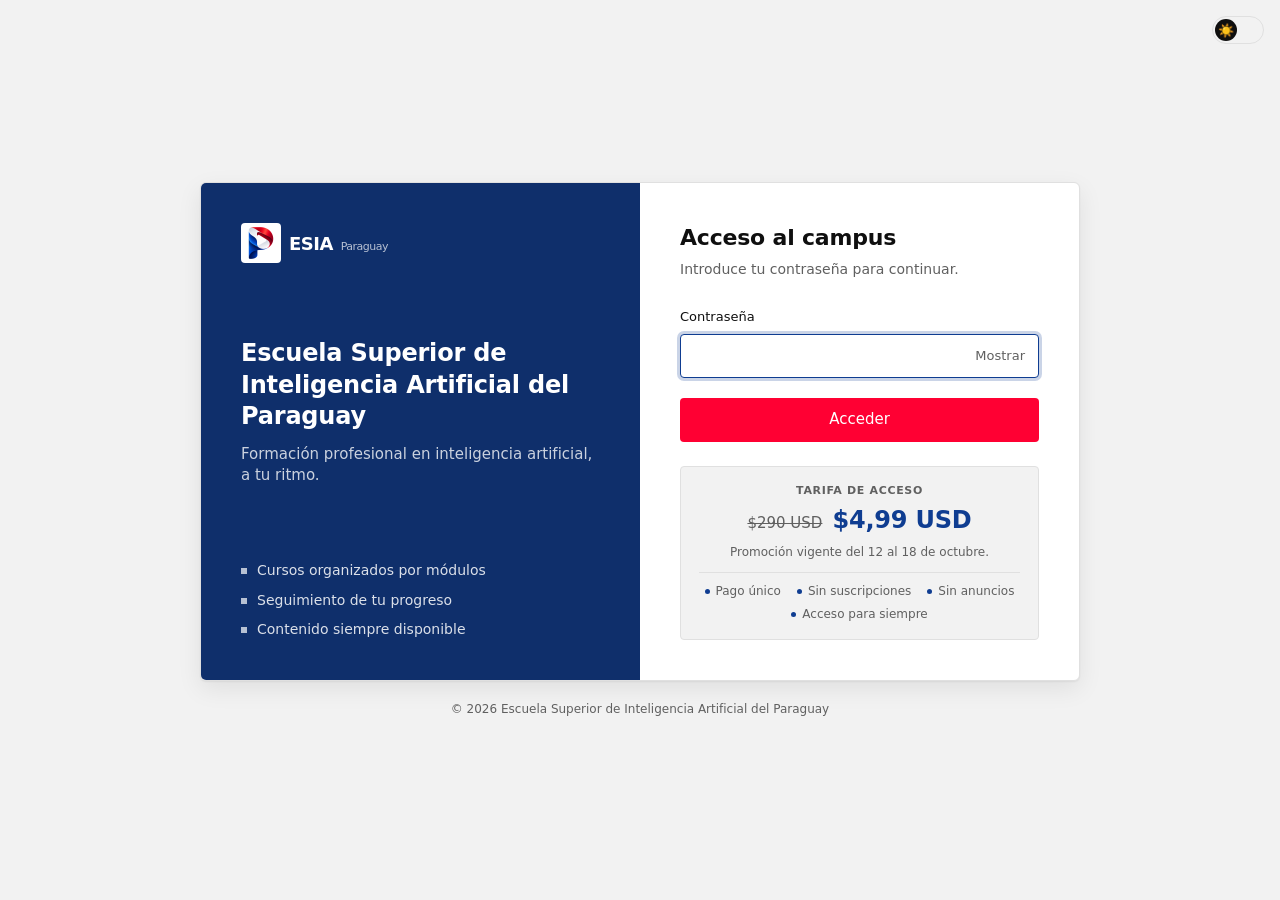
<file: index.html>
<!doctype html>
<html lang="es">
<head>
  <meta charset="utf-8">
  <meta name="viewport" content="width=device-width, initial-scale=1">
  <title>Escuela Superior de Inteligencia Artificial del Paraguay</title>
  <meta name="description" content="Plataforma de formación en inteligencia artificial. Acceso con contraseña.">
  <meta name="theme-color" content="#242527">
  <link rel="icon" href="assets/favicon.png" type="image/png">
  <!-- Vista previa al compartir (WhatsApp, Telegram, redes). Si cambia la dirección web, actualiza las URLs de abajo. -->
  <link rel="canonical" href="https://paumartifelip-cpu.github.io/escuelasuperioriaparaguay/">
  <link rel="apple-touch-icon" href="assets/apple-touch-icon.png">
  <meta property="og:type" content="website">
  <meta property="og:site_name" content="ESIA Paraguay">
  <meta property="og:locale" content="es_ES">
  <meta property="og:title" content="Escuela Superior de Inteligencia Artificial del Paraguay">
  <meta property="og:description" content="Formación profesional en inteligencia artificial, a tu ritmo.">
  <meta property="og:url" content="https://paumartifelip-cpu.github.io/escuelasuperioriaparaguay/">
  <meta property="og:image" content="https://paumartifelip-cpu.github.io/escuelasuperioriaparaguay/assets/og-image.png">
  <meta property="og:image:type" content="image/png">
  <meta property="og:image:width" content="1200">
  <meta property="og:image:height" content="630">
  <meta property="og:image:alt" content="Logo de la Escuela Superior de Inteligencia Artificial del Paraguay">
  <meta name="twitter:card" content="summary_large_image">
  <meta name="twitter:title" content="Escuela Superior de Inteligencia Artificial del Paraguay">
  <meta name="twitter:description" content="Formación profesional en inteligencia artificial, a tu ritmo.">
  <meta name="twitter:image" content="https://paumartifelip-cpu.github.io/escuelasuperioriaparaguay/assets/og-image.png">
  <link rel="stylesheet" href="css/styles.css">
  <script src="js/redirect.js"></script>
  <script src="js/theme.js"></script>
</head>
<body class="intro-page">
  <main class="intro">
    <button id="theme-btn" class="switch intro-theme" type="button" role="switch" aria-checked="false" aria-label="Modo oscuro"><span class="switch-knob" aria-hidden="true"></span></button>

    <section class="intro-card" aria-labelledby="intro-title">
      <div class="intro-aside">
        <div class="brand">
          <img class="brand-logo" src="assets/logo.png" alt="" width="40" height="40">
          <span class="brand-text">ESIA <small>Paraguay</small></span>
        </div>
        <div>
          <h1 id="intro-title">Escuela Superior de Inteligencia Artificial del Paraguay</h1>
          <p class="lead">Formación profesional en inteligencia artificial, a tu ritmo.</p>
        </div>
        <ul class="intro-points">
          <li>Cursos organizados por módulos</li>
          <li>Seguimiento de tu progreso</li>
          <li>Contenido siempre disponible</li>
        </ul>
      </div>

      <div class="intro-main">
        <h2>Acceso al campus</h2>
        <p class="intro-note">Introduce tu contraseña para continuar.</p>

        <form id="gate-form" class="gate" autocomplete="off" novalidate>
          <label for="password">Contraseña</label>
          <div class="gate-field">
            <input id="password" name="password" type="password"
                   autocomplete="current-password" aria-describedby="gate-error" required autofocus>
            <button type="button" id="toggle-pass" class="gate-toggle" aria-label="Mostrar contraseña">Mostrar</button>
          </div>
          <p id="gate-error" class="gate-error" role="alert" hidden></p>
          <button type="submit" class="btn btn-primary btn-block">Acceder</button>
        </form>

        <div class="offer" role="note">
          <p class="offer-eyebrow">Tarifa de acceso</p>
          <p class="offer-price"><span class="offer-old">$290 USD</span><span class="offer-new">$4,99 USD</span></p>
          <p class="offer-terms">Promoción vigente del 12 al 18 de octubre.</p>
          <ul class="offer-perks">
            <li>Pago único</li>
            <li>Sin suscripciones</li>
            <li>Sin anuncios</li>
            <li>Acceso para siempre</li>
          </ul>
        </div>
      </div>
    </section>

    <footer class="intro-foot">© <span id="year"></span> Escuela Superior de Inteligencia Artificial del Paraguay</footer>
  </main>

  <script src="js/auth.js"></script>
  <script src="js/gate.js"></script>
</body>
</html>
</file>
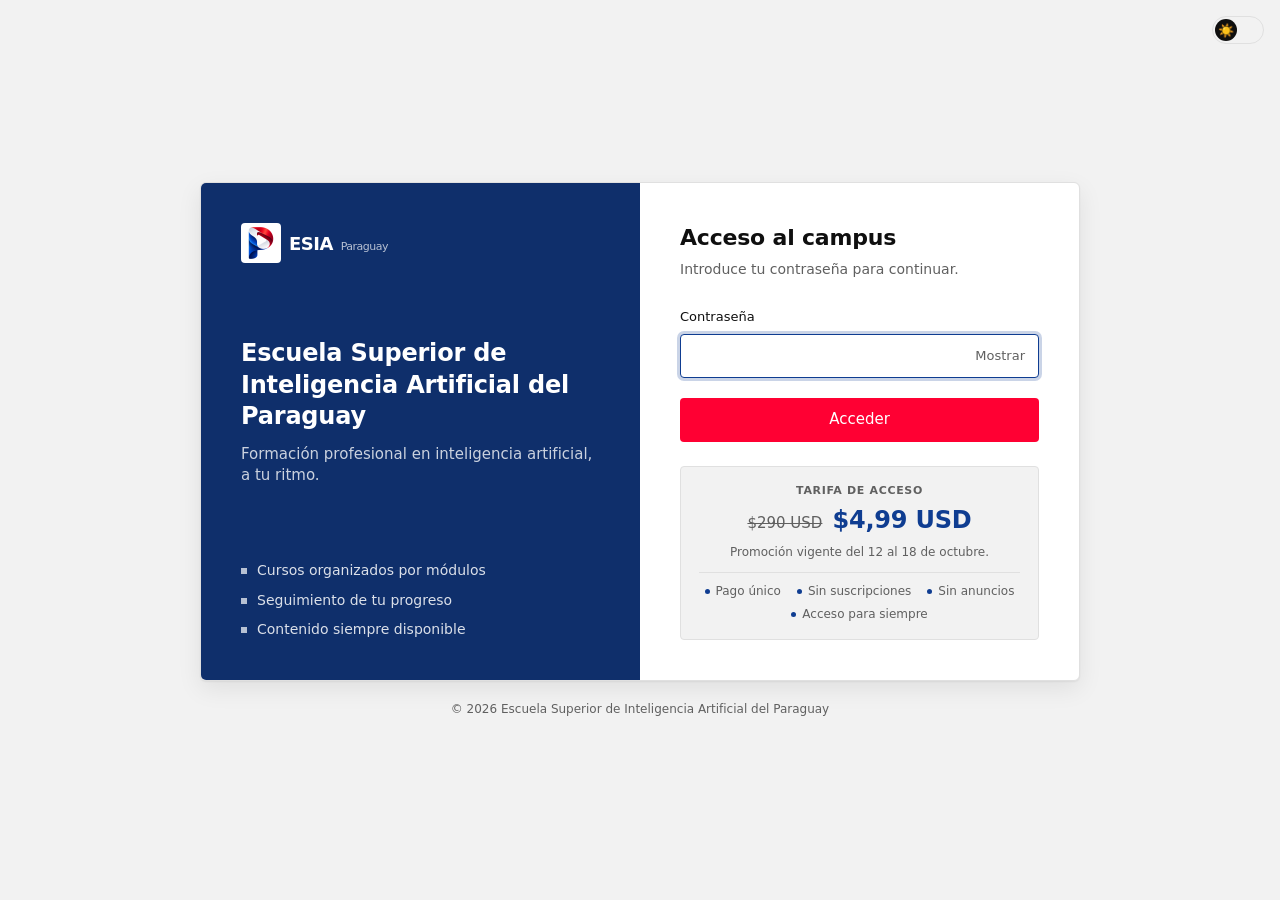
<file: escuela.html>
<!doctype html>
<html lang="es">
<head>
  <meta charset="utf-8">
  <meta name="viewport" content="width=device-width, initial-scale=1">
  <title>ESIA Paraguay · Escuela</title>
  <meta name="theme-color" content="#242527">
  <meta name="robots" content="noindex">
  <link rel="icon" href="assets/favicon.png" type="image/png">
  <link rel="apple-touch-icon" href="assets/apple-touch-icon.png">
  <link rel="stylesheet" href="css/styles.css">
  <script src="js/redirect.js"></script>
  <script src="js/theme.js"></script>
  <script src="js/auth.js"></script>
  <script>
    // Guardia de acceso: sin sesión, vuelve a la portada antes de pintar nada.
    if (!EsiaAuth.isLoggedIn()) { window.location.replace('index.html'); }
  </script>
</head>
<body class="school-page">
  <header class="topbar">
    <div class="topbar-left">
      <button id="menu-btn" class="icon-btn" aria-label="Menú" aria-controls="sidebar" aria-expanded="false">
        <svg viewBox="0 0 24 24" width="24" height="24"><path fill="currentColor" d="M3 6h18v2H3zm0 5h18v2H3zm0 5h18v2H3z"/></svg>
      </button>
      <a href="#/" class="brand" aria-label="Inicio">
        <img class="brand-logo" src="assets/logo.png" alt="" width="32" height="32">
        <span class="brand-text">ESIA <small>Paraguay</small></span>
      </a>
    </div>

    <form id="search-form" class="search" role="search">
      <span class="search-icon" aria-hidden="true">
        <svg viewBox="0 0 24 24" width="18" height="18" fill="none" stroke="currentColor" stroke-width="2" stroke-linecap="round" stroke-linejoin="round"><circle cx="11" cy="11" r="7"/><path d="m20 20-3.5-3.5"/></svg>
      </span>
      <input id="search" type="search" placeholder="Buscar lecciones" aria-label="Buscar lecciones" autocomplete="off" enterkeyhint="search">
      <button type="button" id="search-clear" class="search-clear" aria-label="Borrar búsqueda">×</button>
    </form>

    <div class="topbar-right">
      <button id="theme-btn" class="switch" type="button" role="switch" aria-checked="false" aria-label="Modo oscuro"><span class="switch-knob" aria-hidden="true"></span></button>
      <button id="logout-btn" class="btn btn-ghost" type="button">Salir</button>
    </div>
  </header>

  <div class="shell">
    <aside id="sidebar" class="sidebar" aria-label="Navegación"></aside>
    <div id="backdrop" class="backdrop" hidden></div>
    <main id="view" class="view" tabindex="-1"></main>
  </div>

  <noscript><p class="noscript">Esta plataforma necesita JavaScript.</p></noscript>

  <script src="js/data.js"></script>
  <script src="js/app.js"></script>
</body>
</html>
</file>
<file: css/styles.css>
:root {
  --bg: #242527;
  --surface: #2c2d30;
  --surface-2: #36373b;
  --surface-3: #4a4b50;
  --text: #f1f1f1;
  --text-dim: #b4b5ba;
  --red: #ff0033;
  --red-dark: #cc0029;
  --blue: #3ea6ff;
  --accent: #2f6fe0;
  --accent-deep: #0f2f6b;
  --on-text: #242527;
  --topbar-bg: rgba(36, 37, 39, .95);
  --error: #ff6b81;
  --radius: 6px;
  --topbar-h: 56px;
  --sidebar-w: 240px;
}

*, *::before, *::after { box-sizing: border-box; }
html { -webkit-text-size-adjust: 100%; }
html { color-scheme: dark; }
html[data-theme="light"] {
  color-scheme: light;
  --bg: #ffffff;
  --surface: #ffffff;
  --surface-2: #f2f2f2;
  --surface-3: #e0e0e0;
  --text: #0f0f0f;
  --text-dim: #606060;
  --on-text: #ffffff;
  --topbar-bg: rgba(255, 255, 255, .95);
  --blue: #065fd4;
  --accent: #0f3d91;
  --accent-deep: #0f2f6b;
  --error: #c4001f;
}
body {
  margin: 0;
  background: var(--bg);
  color: var(--text);
  font-family: Roboto, "Segoe UI", system-ui, -apple-system, Arial, sans-serif;
  font-size: 14px;
  line-height: 1.4;
  -webkit-font-smoothing: antialiased;
  overflow-x: hidden;
  overflow-wrap: break-word;
}
a { color: inherit; text-decoration: none; }
img { display: block; max-width: 100%; }
h1, h2, h3, p { margin: 0; }
:focus-visible { outline: 2px solid var(--blue); outline-offset: 2px; }
[hidden] { display: none !important; }

/* ---------- Marca ---------- */
.brand { display: inline-flex; align-items: center; gap: 8px; font-weight: 700; letter-spacing: -0.5px; }
.brand-logo { width: 32px; height: 32px; object-fit: contain; flex: none; }
.brand-text { font-size: 18px; }
.brand-text small { font-weight: 400; color: var(--text-dim); font-size: 11px; margin-left: 2px; }

/* ---------- Botones ---------- */
.btn {
  display: inline-flex; align-items: center; justify-content: center; gap: 6px;
  border: 0; border-radius: 6px; padding: 0 16px; min-height: 36px;
  font: inherit; font-weight: 500; cursor: pointer; transition: background .15s;
  text-align: center;
}
.btn-primary { background: var(--accent); color: #fff; }
.btn-primary:hover { background: var(--accent-deep); }
html:not([data-theme="light"]) .btn-primary:hover { background: #4a86ee; }
.btn-secondary { background: transparent; color: var(--text); border: 1px solid var(--surface-3); }
.btn-secondary:hover { background: var(--surface-2); }
.btn-ghost { background: transparent; color: var(--text); border: 1px solid var(--surface-3); }
.btn-ghost:hover { background: var(--surface-2); }
.btn-block { width: 100%; min-height: 44px; border-radius: 4px; font-size: 15px; }
.intro .btn-primary { background: var(--red); color: #fff; opacity: 1; }
.intro .btn-primary:hover { background: var(--red-dark); }
.icon-btn {
  display: grid; place-items: center; width: 40px; height: 40px; border: 0; border-radius: 50%;
  background: transparent; color: var(--text); cursor: pointer; font-size: 16px; flex: none;
}
.icon-btn:hover { background: var(--surface-2); }

/* ---------- Introducción ---------- */
.intro-page { min-height: 100vh; min-height: 100dvh; background: var(--surface-2); }
.intro {
  position: relative; min-height: 100vh; min-height: 100dvh; display: flex; flex-direction: column;
  align-items: center; justify-content: center; padding: 24px 16px;
}
.intro-card {
  display: grid; grid-template-columns: 1fr 1fr; width: 100%; max-width: 880px; min-height: 480px;
  background: var(--bg); border: 1px solid var(--surface-3); border-radius: 6px; overflow: hidden;
  box-shadow: 0 1px 2px rgba(0, 0, 0, .06), 0 8px 24px rgba(0, 0, 0, .08);
}
.intro-aside {
  display: flex; flex-direction: column; justify-content: space-between; gap: 32px; padding: 40px;
  background: var(--accent-deep); color: #fff;
}
.intro-aside .brand-text small { color: rgba(255, 255, 255, .7); }
.intro-aside .brand-logo { width: 40px; height: 40px; background: #fff; border-radius: 4px; padding: 4px; }
.intro-aside h1 { font-size: 24px; line-height: 1.3; font-weight: 600; letter-spacing: -.2px; margin-bottom: 12px; }
.lead { color: rgba(255, 255, 255, .78); font-size: 15px; }
.intro-points { list-style: none; margin: 0; padding: 0; display: grid; gap: 10px; color: rgba(255, 255, 255, .85); font-size: 14px; }
.intro-points li { display: flex; align-items: center; gap: 10px; }
.intro-points li::before { content: ""; width: 6px; height: 6px; background: #fff; opacity: .7; flex: none; }
.intro-aside, .intro-main { min-width: 0; }
.intro-main { display: flex; flex-direction: column; justify-content: center; padding: 40px; }
.intro-main h2 { font-size: 22px; font-weight: 600; letter-spacing: -.2px; }
.intro-note { color: var(--text-dim); margin: 6px 0 28px; }
.gate label { display: block; font-weight: 500; font-size: 13px; margin-bottom: 8px; }
.gate-field { position: relative; display: flex; align-items: center; }
.gate input {
  width: 100%; height: 44px; padding: 0 84px 0 14px; border-radius: 4px;
  background: var(--bg); color: var(--text); border: 1px solid var(--surface-3); font: inherit; font-size: 16px;
}
.gate input:hover { border-color: var(--text-dim); }
.gate input:focus { outline: none; border-color: var(--accent); box-shadow: 0 0 0 3px color-mix(in srgb, var(--accent) 22%, transparent); }
.gate input[aria-invalid="true"] { border-color: var(--error); }
.gate-toggle {
  position: absolute; right: 4px; height: 36px; padding: 0 10px; border: 0; border-radius: 4px;
  background: transparent; color: var(--text-dim); font: inherit; font-size: 13px; cursor: pointer;
}
.gate-toggle:hover { color: var(--text); background: var(--surface-2); }
.gate-error { color: var(--error); margin-top: 10px; font-size: 13px; }
.gate .btn-block { margin-top: 20px; }
.offer {
  margin-top: 24px; padding: 16px 18px; border: 1px solid var(--surface-3); border-radius: 4px;
  background: var(--surface-2); text-align: center;
}
.offer-eyebrow {
  margin: 0 0 6px; color: var(--text-dim); font-size: 11px; font-weight: 600;
  text-transform: uppercase; letter-spacing: .06em;
}
.offer-price { margin: 0; display: flex; align-items: baseline; justify-content: center; gap: 10px; }
.offer-old { color: var(--text-dim); font-size: 15px; text-decoration: line-through; }
.offer-new { color: var(--accent); font-size: 24px; font-weight: 700; letter-spacing: -.2px; }
.offer-terms { margin: 6px 0 0; color: var(--text-dim); font-size: 12px; }
.offer-perks {
  list-style: none; margin: 12px 0 0; padding: 10px 0 0; border-top: 1px solid var(--surface-3);
  display: flex; flex-wrap: wrap; justify-content: center; gap: 6px 16px; color: var(--text-dim); font-size: 12px;
}
.offer-perks li { display: flex; align-items: center; gap: 6px; }
.offer-perks li::before { content: ""; width: 5px; height: 5px; border-radius: 50%; background: var(--accent); flex: none; }
.intro-foot { margin-top: 20px; color: var(--text-dim); font-size: 12px; text-align: center; }
.shake { animation: shake .4s; }
@keyframes shake {
  20%, 60% { transform: translateX(-6px); }
  40%, 80% { transform: translateX(6px); }
}

/* ---------- Barra superior ---------- */
.topbar {
  position: fixed; inset: 0 0 auto 0; z-index: 30; height: var(--topbar-h);
  display: flex; align-items: center; justify-content: space-between; gap: 12px; padding: 0 16px;
  background: var(--topbar-bg); backdrop-filter: blur(8px); border-bottom: 1px solid var(--surface-3);
}
.topbar-left { display: flex; align-items: center; gap: 8px; }
.topbar-right { display: flex; align-items: center; gap: 8px; min-width: 100px; justify-content: flex-end; }
.search {
  position: relative; display: flex; align-items: center; flex: 0 1 560px; min-width: 0; height: 40px;
  background: var(--bg); border: 1px solid var(--surface-3); border-radius: 4px;
  transition: background .15s, border-color .15s, box-shadow .15s;
}
.search:hover { border-color: var(--text-dim); }
.search:focus-within {
  background: var(--bg); border-color: var(--accent); box-shadow: 0 0 0 3px color-mix(in srgb, var(--accent) 22%, transparent);
}
.search-icon { position: absolute; left: 14px; color: var(--text-dim); pointer-events: none; display: grid; }
.search input {
  flex: 1; min-width: 0; height: 100%; padding: 0 40px 0 44px; background: transparent; color: var(--text);
  border: 0; border-radius: 4px; font: inherit; font-size: 15px; appearance: none; -webkit-appearance: none;
}
.search input:focus { outline: none; }
.search input::placeholder { color: var(--text-dim); }
.search input::-webkit-search-cancel-button { display: none; }
.search-clear {
  position: absolute; right: 6px; width: 28px; height: 28px; border: 0; border-radius: 50%;
  background: transparent; color: var(--text-dim); cursor: pointer; font-size: 18px; line-height: 1;
}
.search-clear:hover { background: var(--surface-3); color: var(--text); }
.search:not(.has-value) .search-clear { display: none; }

/* ---------- Interruptor de tema ---------- */
.switch {
  position: relative; flex: none; width: 52px; height: 28px; padding: 0; border: 1px solid var(--surface-3);
  border-radius: 14px; background: var(--surface-2); cursor: pointer; transition: background .2s;
}
.switch-knob {
  position: absolute; top: 2px; left: 2px; width: 22px; height: 22px; border-radius: 50%;
  display: grid; place-items: center; font-size: 13px; line-height: 1;
  background: var(--text); color: var(--on-text); transition: transform .2s;
}
.switch[aria-checked="true"] .switch-knob { transform: translateX(24px); }
.intro-theme { position: absolute; top: 16px; right: 16px; z-index: 2; }

/* ---------- Estructura ---------- */
.shell { padding-top: var(--topbar-h); display: flex; min-height: 100vh; max-width: 100%; }
.sidebar {
  position: fixed; top: var(--topbar-h); bottom: 0; left: 0; width: var(--sidebar-w);
  padding: 12px; overflow-y: auto; background: var(--bg); z-index: 25;
}
.view { flex: 1; min-width: 0; max-width: 100%; margin-left: var(--sidebar-w); padding: 12px 24px 48px; outline: none; }
.sidebar-collapsed .sidebar { display: none; }
.sidebar-collapsed .view { margin-left: 0; }
.backdrop { position: fixed; inset: 0; background: rgba(0, 0, 0, .6); z-index: 20; }

.side-item {
  display: flex; align-items: center; gap: 12px; padding: 8px 12px; border-radius: 6px; line-height: 1.3;
}
.side-item:hover { background: var(--surface-2); }
.side-item.active { background: var(--surface-2); font-weight: 600; box-shadow: inset 3px 0 0 var(--accent); }
.side-logout { width: 100%; margin-top: 16px; border: 0; background: transparent; color: var(--text-dim); font: inherit; cursor: pointer; text-align: left; }
.side-num { flex: none; display: grid; place-items: center; width: 24px; height: 24px; border-radius: 4px; background: var(--surface-3); font-size: 12px; font-weight: 600; }
.side-item.active .side-num { background: var(--accent); color: #fff; }
.side-icon { width: 24px; text-align: center; flex: none; font-size: 18px; }
.side-label { display: grid; min-width: 0; }
.side-sub { color: var(--text-dim); font-size: 12px; }
.progress .progress-text { margin-top: 8px; }
.side-title { margin: 24px 12px 8px; font-weight: 600; font-size: 11px; letter-spacing: .08em; text-transform: uppercase; color: var(--text-dim); }
.side-title.current { color: var(--text); }
.chips-sub { padding-top: 0; }
.chips-sub .chip { background: transparent; border: 1px solid var(--surface-3); }
.chips-sub .chip.active { background: var(--text); border-color: var(--text); }
.progress { padding: 4px 12px; }


/* ---------- Contenido ---------- */
.view-title { font-size: 24px; font-weight: 700; margin: 8px 0 16px; letter-spacing: -.3px; }
.eyebrow { font-size: 11px; font-weight: 600; letter-spacing: .1em; text-transform: uppercase; color: var(--text-dim); }
.crumb { display: inline-block; margin: 4px 0 8px; color: var(--text-dim); font-weight: 500; }
.crumb:hover { color: var(--text); }
.empty { display: grid; justify-items: center; gap: 12px; padding: 80px 16px; color: var(--text-dim); text-align: center; }
.empty-icon { font-size: 48px; }
.thumb { position: relative; aspect-ratio: 16 / 9; border-radius: 4px; overflow: hidden; background: var(--surface-2); flex: none; }
.thumb img { width: 100%; height: 100%; object-fit: cover; }
.thumb-fallback { visibility: hidden; }
.thumb-sm { width: 128px; }

.bar { height: 4px; border-radius: 2px; background: var(--surface-3); overflow: hidden; }
.bar span { display: block; height: 100%; width: 0; background: var(--accent); transition: width .3s; }
.progress-block { display: grid; gap: 6px; margin: 12px 0; }
.progress-text { color: var(--text-dim); font-size: 12px; }

/* Inicio: continuar + cursos */
.resume {
  display: flex; align-items: center; gap: 16px; padding: 12px; margin-bottom: 20px;
  background: var(--bg); border: 1px solid var(--surface-3); border-left: 3px solid var(--accent); border-radius: var(--radius);
}
.resume:hover { background: var(--surface-2); }
.resume .lesson-text { flex: 1; }
.courses { display: grid; grid-template-columns: repeat(auto-fill, minmax(320px, 1fr)); gap: 16px; max-width: 1000px; }
.course-card { display: flex; flex-direction: column; padding: 24px; background: var(--bg); border: 1px solid var(--surface-3); border-top: 3px solid var(--accent); border-radius: 6px; }
.lead-line { color: var(--text-dim); margin: -8px 0 20px; font-size: 15px; }
.course-desc { color: var(--text-dim); margin-top: 6px; font-size: 14px; max-width: 60ch; }
.course-title { font-size: 18px; line-height: 1.3; margin-top: 4px; }
.course-meta { color: var(--text-dim); margin-top: 4px; }
.course-actions { display: flex; flex-wrap: wrap; gap: 8px; margin-top: auto; padding-top: 8px; }

/* Curso: módulos y lecciones numeradas */
.course-head { display: flex; align-items: flex-start; justify-content: space-between; gap: 16px; flex-wrap: wrap; max-width: 860px; margin-bottom: 8px; }
.course-head > div { flex: 1; min-width: 260px; }
.module { max-width: 860px; margin-top: 40px; }
.module-head { display: flex; align-items: flex-end; justify-content: space-between; gap: 12px; padding: 0 12px 12px; border-bottom: 2px solid var(--text); }
.module-title { font-size: 18px; font-weight: 600; margin-top: 4px; }
.count { color: var(--text-dim); font-weight: 600; font-variant-numeric: tabular-nums; }
.count.complete { color: var(--text); }
.count.complete::before { content: "✓ "; }

.lessons { list-style: none; margin: 0; padding: 0; }
.lesson { display: flex; align-items: center; gap: 12px; padding: 14px 12px; border-radius: 6px; }
.lesson:hover { background: var(--surface-2); }
.lesson.current { background: var(--surface-2); box-shadow: inset 3px 0 0 var(--accent); }
.lesson.current .lesson-title { font-weight: 600; }
.lesson-link { display: flex; align-items: center; gap: 16px; flex: 1; min-width: 0; }
.lesson-text { display: grid; gap: 2px; min-width: 0; }
.lesson-title { font-weight: 500; font-size: 15px; line-height: 1.45; }
.lesson-sub { color: var(--text-dim); font-size: 13px; }
.step { flex: none; width: 20px; text-align: center; color: var(--text-dim); font-size: 13px; font-weight: 500; font-variant-numeric: tabular-nums; }
.lesson.seen .lesson-title { color: var(--text-dim); }
.lesson.seen .thumb img { opacity: .55; }
.lessons-flat { max-width: 860px; }

/* Botón de visto: anillo fino; al marcar, solo una marca dibujada con trazo */
.check {
  position: relative; flex: none; width: 20px; height: 20px; padding: 0; margin-left: 4px;
  border: 1.5px solid var(--surface-3); border-radius: 50%; background: transparent; cursor: pointer;
  font-size: 0; color: var(--text); transition: border-color .15s, background .15s;
}
.check:hover { border-color: var(--text-dim); }
.check::after {
  content: ""; position: absolute; left: 5.5px; top: 2.5px; width: 4px; height: 8px;
  border: solid currentColor; border-width: 0 1.5px 1.5px 0; transform: rotate(45deg) scale(0);
  transition: transform .15s;
}
.check.on { border-color: var(--text); }
.check.on::after { transform: rotate(45deg) scale(1); }

/* Reproductor */
.watch { display: grid; grid-template-columns: minmax(0, 1fr) 380px; gap: 28px; max-width: 1600px; margin: 0 auto; }
.player { aspect-ratio: 16 / 9; border-radius: var(--radius); overflow: hidden; background: #000; margin-bottom: 14px; }
.player iframe { width: 100%; height: 100%; border: 0; display: block; }
.watch-title { font-size: 22px; overflow-wrap: anywhere; font-weight: 700; line-height: 1.3; margin: 4px 0; }
.watch-actions { display: flex; flex-wrap: wrap; align-items: center; gap: 8px; margin-top: 14px; }
.watch-nav { display: grid; grid-template-columns: 1fr 1fr; gap: 12px; margin-top: 24px; }
.nav-link { display: grid; gap: 2px; padding: 12px 14px; border-radius: var(--radius); background: var(--bg); border: 1px solid var(--surface-3); min-width: 0; }
.nav-link:hover { background: var(--surface-2); }
.nav-link small { color: var(--text-dim); font-weight: 600; }
.nav-link span { font-weight: 500; overflow: hidden; text-overflow: ellipsis; white-space: nowrap; }
.nav-next { text-align: right; grid-column: 2; }
.file-warning { margin-bottom: 12px; padding: 10px 14px; border-radius: var(--radius); background: var(--surface-2); border-left: 4px solid var(--accent); }

.queue { align-self: start; position: sticky; top: calc(var(--topbar-h) + 12px); max-height: calc(100vh - var(--topbar-h) - 24px); overflow-y: auto; padding: 0 4px 24px 0; }
.queue .crumb { margin-bottom: 16px; }
.queue-title { font-size: 18px; font-weight: 600; line-height: 1.35; }
.queue .progress-block { margin: 16px 0 8px; }
.queue-module { display: flex; justify-content: space-between; align-items: baseline; gap: 8px; margin: 32px 12px 8px; font-weight: 500; font-size: 13px; color: var(--text-dim); }
.queue-module span:first-child { letter-spacing: .02em; }
.lessons-compact .lesson { padding: 12px 12px; }
.lessons-compact .lesson-link { gap: 14px; }
.lessons-compact .lesson-title { font-size: 14px; line-height: 1.45; font-weight: 400; }
.lessons-compact .lesson.current .lesson-title { font-weight: 600; }

.noscript { padding: 24px; text-align: center; }

/* ---------- Responsive ---------- */
@media (max-width: 1200px) {
  .watch { grid-template-columns: 1fr; }
  .queue { position: static; max-height: none; }
}
@media (max-width: 1000px) {
  .topbar-right { min-width: 0; }
  .sidebar { transform: translateX(-100%); transition: transform .2s; box-shadow: 4px 0 20px rgba(0, 0, 0, .5); }
  .menu-open .sidebar { transform: none; }
  .view { margin-left: 0; padding: 8px 16px 40px; }
  .sidebar-collapsed .sidebar { display: block; }
}
@media (max-width: 640px) {
  :root { --topbar-h: 52px; }
  .topbar { padding: 0 8px; gap: 6px; padding-left: max(8px, env(safe-area-inset-left)); padding-right: max(8px, env(safe-area-inset-right)); }
  .topbar-left { gap: 2px; flex: none; }
  .brand-text { display: none; }
  .search { flex: 1 1 auto; min-width: 0; }
  .search input { font-size: 16px; }
  .topbar-right { min-width: 0; flex: none; }
  .topbar-right > .btn { display: none; }
  .sidebar { width: min(86vw, 320px); }
  .view { padding: 8px 16px 40px; }
  .view-title { font-size: 21px; }
  .courses { grid-template-columns: minmax(0, 1fr); }
  .course-card { padding: 16px; }
  .course-head { flex-direction: column; }
  .course-head > div { min-width: 0; width: 100%; }
  .course-head > .btn { width: 100%; }
  .resume { flex-wrap: wrap; }
  .resume .thumb-sm { display: none; }
  .resume .btn { width: 100%; }
  .module { margin-top: 28px; }
  .module-head, .lesson { padding-left: 4px; padding-right: 4px; }
  .lesson-link { gap: 10px; }
  .lesson .thumb-sm { width: 84px; }
  .lessons-compact .lesson .thumb-sm { display: none; }
  .check { width: 24px; height: 24px; }
  .check::after { left: 7.5px; top: 4px; }
  .watch { gap: 20px; }
  .player { border-radius: 0; margin-left: -16px; margin-right: -16px; }
  .watch-title { font-size: 19px; }
  .watch-actions { flex-direction: column; align-items: stretch; }
  .watch-actions .btn { width: 100%; min-height: 44px; }
  .watch-nav { grid-template-columns: minmax(0, 1fr); }
  .nav-next { grid-column: auto; text-align: left; }
  .nav-link span { white-space: normal; }
  .intro { padding: 16px 12px; justify-content: flex-start; padding-top: 56px; }
  .intro-card { grid-template-columns: minmax(0, 1fr); min-height: 0; }
  .intro-aside, .intro-main { padding: 24px 20px; }
  .intro-aside { gap: 20px; }
  .intro-aside h1 { font-size: 20px; }
  .gate input { font-size: 16px; }
}
@media (prefers-reduced-motion: reduce) {
  * { animation: none !important; transition: none !important; }
}
</file>
